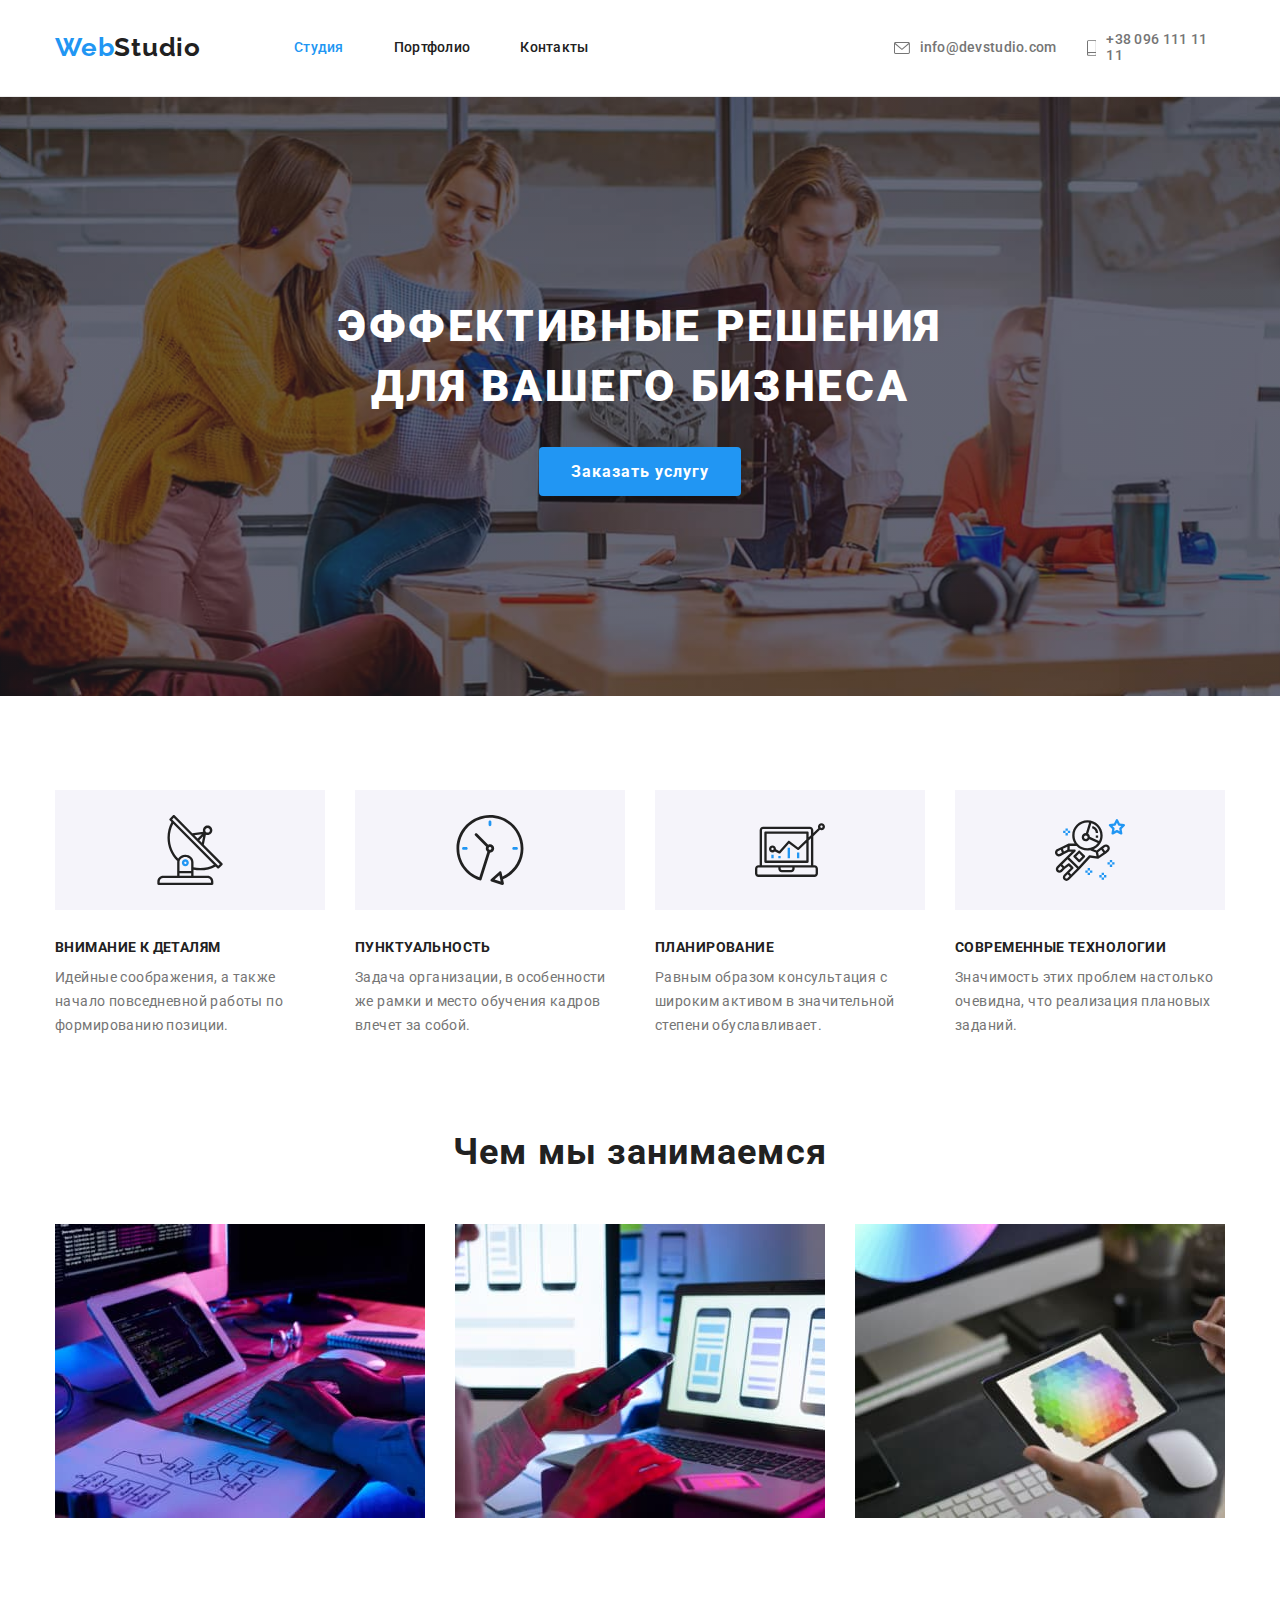
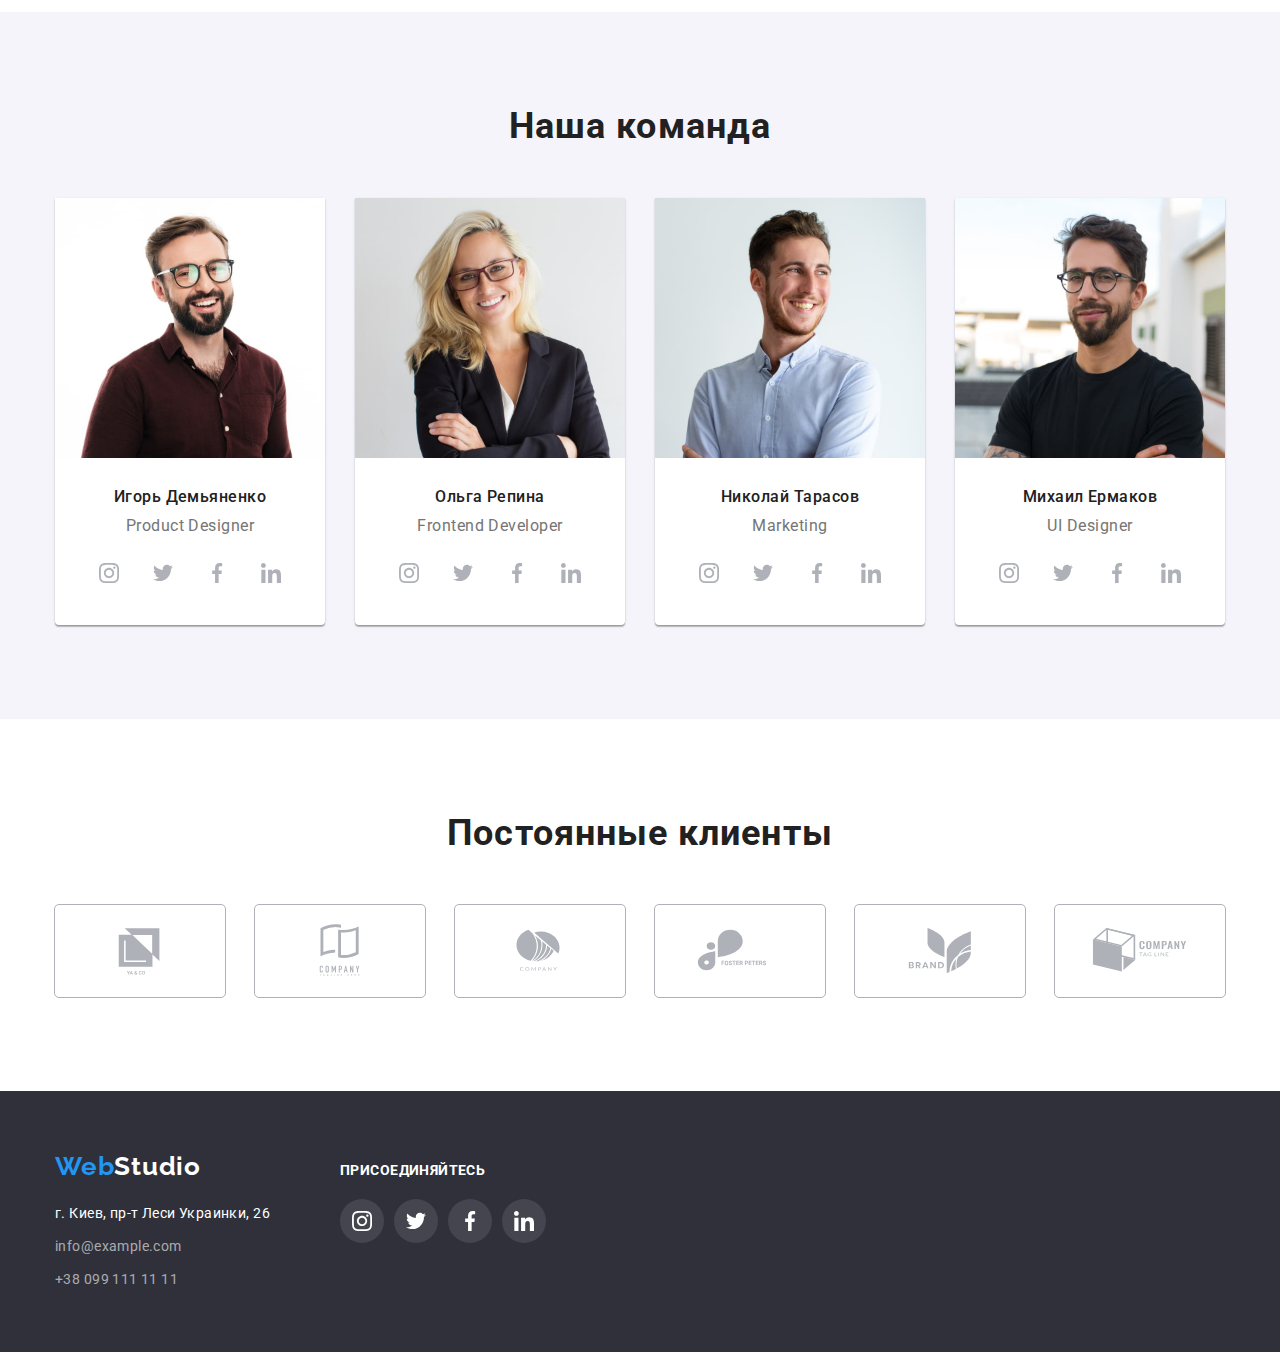
<file: index.html>
<!DOCTYPE html>
<html lang="ru">
<head>
    <meta charset="UTF-8">
    <meta http-equiv="X-UA-Compatible" content="IE=edge">
    <meta name="viewport" content="width=device-width, initial-scale=1.0">

    <link rel="preconnect" href="https://fonts.googleapis.com">
    <link rel="preconnect" href="https://fonts.gstatic.com" crossorigin>
    <link href="https://fonts.googleapis.com/css2?family=Raleway:wght@700&family=Roboto:wght@400;500;700;900&display=swap"
    rel="stylesheet">
    <link rel="stylesheet" href="https://cdnjs.cloudflare.com/ajax/libs/modern-normalize/1.1.0/modern-normalize.min.css">
    <link rel="stylesheet" href="./css/styles.css" />
    <title>Студия</title>
</head>
<body>
    <header>
        <div class="container navigation">
            <!-- Главная навигация -->
            <nav class="main-nav">
            <!-- Лого -->
                <a href="/" class="logo-header">Web<span class="logo-black">Studio</span></a>
                <!-- Навигация на другие страницы -->
                <ul class="site-nav list">
                    <li class="item"><a href="./index.html" class="link current">Студия</a></li>
                    <li class="item"><a href="./portfolio.html" class="link">Портфолио</a></li>
                    <li class="item"><a href="./contacts" class="link">Контакты</a></li>
                </ul>
            </nav>
            <ul class="contact list">
                    <!-- Ссылка на адрес электронной почты  -->
                <li class="item">
                    <a class="link" href="mailto:info@devstudio.com">
                            <svg class="mail-icon">
                                <use href="./images/icons-defs.svg#icon-envelope">
                                </use>
                            </svg>
                        info@devstudio.com
                    </a>
                </li>
                    <!-- Ссылка на телефонный номер -->
                <li class="item">
                    <a class="link" href="tel:+380961111111">
                        <svg class="phone-icon">
                            <use href="./images/icons-defs.svg#icon-phone">
                            </use>
                        </svg>
                        +38 096 111 11 11
                    </a>
                </li>
            </ul>
        </div>
    </header>
        <main>
            <!-- Кнопка в шапке -->
            <section class="hero">
                <div class="container">
                    <h1 class="hero-heading">Эффективные решения <br> для вашего бизнеса</h1>
                    <button class="hero-button" type="button"><span class="button-center">Заказать услугу</span></button>
                </div>
            </section>
            <!-- Особенности -->
            <section class="features section">
                <div class="container">
                <h2 class="title hide">Особенности</h2>
                <ul class="list">
                    <li class="feature-card icon-antenna">
                        <div class="thumb">
                            <svg class="feature-icon">
                                <use href="./images/icons-defs.svg#icon-antenna"></use>
                            </svg>
                        </div>
                        <h3 class="feature-title">Внимание к деталям</h3>
                        <p class="text">Идейные соображения, а также начало повседневной работы по формированию позиции.</p>
                    </li>
                    <li class="feature-card icon-clock">
                        <div class="thumb">
                            <svg class="feature-icon">
                                <use href="./images/icons-defs.svg#icon-clock"></use>
                            </svg>
                        </div>
                        <h3 class="feature-title">Пунктуальность</h3>
                        <p class="text">Задача организации, в особенности же рамки и место обучения кадров влечет за собой.</p>
                    </li>
                    <li class="feature-card icon-diagram">
                        <div class="thumb">
                            <svg class="feature-icon">
                                <use href="./images/icons-defs.svg#icon-diagram"></use>
                            </svg>
                        </div>
                        <h3 class="feature-title">Планирование</h3>
                        <p class="text">Равным образом консультация с широким активом в значительной степени обуславливает.</p>
                    </li>
                    <li class="feature-card icon-astronaut">
                        <div class="thumb">
                            <svg class="feature-icon">
                                <use href="./images/icons-defs.svg#icon-astronaut"></use>
                            </svg>
                        </div>
                        <h3 class="feature-title">Современные технологии</h3>
                        <p class="text">Значимость этих проблем настолько очевидна, что реализация плановых заданий.</p>
                    </li>
                </ul>
                </div>
            </section>
            <!-- Чем мы занимаемся -->
            <section class="work section">
                <div class="container">
                    <h2 class="title">Чем мы занимаемся</h2>
                    <ul class="list">
                        <li class="work-item"><img class="img-no-gap" src="images/img1.jpg" alt="Server code" width="370" /></li>
                        <li class="work-item"><img class="img-no-gap" src="images/img2.jpg" alt="Mobile App" width="370" /></li>
                        <li class="work-item"><img class="img-no-gap" src="images/img3.jpg" alt="Design" width="370" /></li>
                    </ul>
                </div>
            </section>
            <!-- Наша команда -->
            <section class="team section">
                <div class="container">
                <h2 class="title">Наша команда</h2>
                <ul class="list">
                    <li class="item-card">
                        <img class="img-no-gap" src="images/imgpd.jpg" alt="Product Designer" width="270" />
                        <div class="bottom-card">
                            <h3 class="member-title product-designer">Игорь Демьяненко</h3>
                            <p class="text">Product Designer</p>
                            <ul class="socials list">
                                <li class="social">
                                    <a href="" class="link icon-instgram">
                                        <svg class="social-icon">
                                            <use href="./images/icons-defs.svg#icon-instagram-2">
                                            </use>
                                        </svg>
                                    </a>
                                </li>
                                <li class="social">
                                    <a href="" class="link icon-twitter">
                                        <svg class="social-icon">
                                            <use href="./images/icons-defs.svg#icon-twitter-1">
                                            </use>
                                        </svg>
                                    </a>
                                </li>
                                <li class="social">
                                    <a href="" class="link icon-facebook">
                                        <svg class="social-icon">
                                            <use href="./images/icons-defs.svg#icon-facebook-1">
                                            </use>
                                        </svg>
                                    </a>
                                </li>
                                <li class="social">
                                    <a href="" class="link icon-linkedin">
                                        <svg class="social-icon">
                                            <use href="./images/icons-defs.svg#icon-linkedin-1">
                                            </use>
                                        </svg>
                                    </a>
                                </li>
                            </ul>
                        </div>
                    </li>
                    <li class="item-card">
                        <img class="img-no-gap" src="images/imgfd.jpg" alt="Frontend Developer" width="270" />
                        <div class="bottom-card">
                            <h3 class="member-title frontend-developer">Ольга Репина</h3>
                            <p class="text">Frontend Developer</p>
                            <ul class="socials list">
                                <li class="social">
                                    <a href="" class="link icon-instgram">
                                        <svg class="social-icon">
                                            <use href="./images/icons-defs.svg#icon-instagram-2">
                                            </use>
                                        </svg>
                                    </a>
                                </li>
                                <li class="social">
                                    <a href="" class="link icon-twitter">
                                        <svg class="social-icon">
                                            <use href="./images/icons-defs.svg#icon-twitter-1">
                                            </use>
                                        </svg>
                                    </a>
                                </li>
                                <li class="social">
                                    <a href="" class="link icon-facebook">
                                        <svg class="social-icon">
                                            <use href="./images/icons-defs.svg#icon-facebook-1">
                                            </use>
                                        </svg>
                                    </a>
                                </li>
                                <li class="social">
                                    <a href="" class="link icon-linkedin">
                                        <svg class="social-icon">
                                            <use href="./images/icons-defs.svg#icon-linkedin-1">
                                            </use>
                                        </svg>
                                    </a>
                                </li>
                            </ul>
                        </div>
                    </li>
                    <li class="item-card">
                        <img class="img-no-gap" src="images/imgmark.jpg" alt="Marketing" width="270" />
                        <div class="bottom-card">
                            <h3 class="member-title marketing">Николай Тарасов</h3>
                            <p class="text">Marketing</p>
                            <ul class="socials list">
                                <li class="social">
                                    <a href="" class="link icon-instgram">
                                        <svg class="social-icon">
                                            <use href="./images/icons-defs.svg#icon-instagram-2">
                                            </use>
                                        </svg>
                                    </a>
                                </li>
                                <li class="social">
                                    <a href="" class="link icon-twitter">
                                        <svg class="social-icon">
                                            <use href="./images/icons-defs.svg#icon-twitter-1">
                                            </use>
                                        </svg>
                                    </a>
                                </li>
                                <li class="social">
                                    <a href="" class="link icon-facebook">
                                        <svg class="social-icon">
                                            <use href="./images/icons-defs.svg#icon-facebook-1">
                                            </use>
                                        </svg>
                                    </a>
                                </li>
                                <li class="social">
                                    <a href="" class="link icon-linkedin">
                                        <svg class="social-icon">
                                            <use href="./images/icons-defs.svg#icon-linkedin-1">
                                            </use>
                                        </svg>
                                    </a>
                                </li>
                            </ul>
                        </div>
                    </li>
                    <li class="item-card">
                        <img class="img-no-gap" src="images/imguid.jpg" alt="UI Designer" width="270" />
                        <div class="bottom-card">
                            <h3 class="member-title designer">Михаил Ермаков</h3>
                            <p class="text">UI Designer</p>
                            <ul class="socials list">
                                <li class="social">
                                    <a href="" class="link icon-instgram">
                                        <svg class="social-icon">
                                            <use href="./images/icons-defs.svg#icon-instagram-2">
                                            </use>
                                        </svg>
                                    </a>
                                </li>
                                <li class="social">
                                    <a href="" class="link icon-twitter">
                                        <svg class="social-icon">
                                            <use href="./images/icons-defs.svg#icon-twitter-1">
                                            </use>
                                        </svg>
                                    </a>
                                </li>
                                <li class="social">
                                    <a href="" class="link icon-facebook">
                                        <svg class="social-icon">
                                            <use href="./images/icons-defs.svg#icon-facebook-1">
                                            </use>
                                        </svg>
                                    </a>
                                </li>
                                <li class="social">
                                    <a href="" class="link icon-linkedin">
                                        <svg class="social-icon">
                                            <use href="./images/icons-defs.svg#icon-linkedin-1">
                                            </use>
                                        </svg>
                                    </a>
                                </li>
                            </ul>
                        </div>
                    </li>
                </ul>
                </div>
            </section>
            <section class="clients section">
                <div class="container">
                <h2 class="title">Постоянные клиенты</h2>
                    <ul class="list">
                        <li class="client">
                            <a href="" class="link">
                                <div class="client thumb client-thumb">
                                    <svg class="client-icon">
                                        <use href="./images/icons-defs.svg#icon-yaco">
                                        </use>
                                    </svg>
                                </div>
                            </a>
                        </li>
                        <li class="client">
                            <a href="" class="link">
                                <div class="client thumb client-thumb">
                                    <svg class="client-icon">
                                        <use href="./images/icons-defs.svg#icon-tagline">
                                        </use>
                                    </svg>
                                </div>
                            </a>
                        </li>
                        <li class="client">
                            <a href="" class="link">
                                <div class="client thumb client-thumb">
                                    <svg class="client-icon">
                                        <use href="./images/icons-defs.svg#icon-company">
                                        </use>
                                    </svg>
                                </div>
                            </a>
                        </li>
                        <li class="client">
                            <a href="" class="link">
                                <div class="client thumb client-thumb">
                                    <svg class="client-icon">
                                        <use href="./images/icons-defs.svg#icon-foster">
                                        </use>
                                    </svg>
                                </div>
                            </a>
                        </li>
                        <li class="client">
                            <a href="" class="link">
                                <div class="client thumb client-thumb">
                                    <svg class="client-icon">
                                        <use href="./images/icons-defs.svg#icon-brand">
                                        </use>
                                    </svg>
                                </div>
                            </a>
                        </li>
                        <li class="client">
                            <a href="" class="link">
                                <div class="client thumb client-thumb">
                                    <svg class="client-icon">
                                        <use href="./images/icons-defs.svg#icon-compbox">
                                        </use>
                                    </svg>
                                </div>
                            </a>
                        </li>
                    </ul>
                </div>
            </section>
        </main>
        <footer class="footer">
            <div class="container">
                <div class="wraper">
                    <!-- Лого -->
                    <a href="/" class="logo-footer">Web<span class="logo-white">Studio</span></a>
                    <address>
                        <ul class="address list">
                            <!-- Ссылка на на карту с указанным адресом -->
                            <li class="item"><a class="map" href="https://goo.gl/maps/9BJSukgXdeU1Tu847" target="_blank" rel="noopener">г. Киев, пр-т Леси Украинки, 26</a></li>
                            <!-- Ссылка на адрес электронной почты  -->
                            <li class="item"><a class="link" href="mailto:info@example.com">info@example.com</a></li>
                            <!-- Ссылка на телефонный номер -->
                            <li class="item"><a class="link" href="tel:+380991111111">+38 099 111 11 11</a></li>
                        </ul>
                    </address>
                </div>
                    <div class="join">
                        <p class="join-heading">присоединяйтесь</p>
                        <ul class="socials list">
                            <li class="social">
                                <a href="" class="link icon-instgram">
                                    <svg class="social-icon">
                                        <use href="./images/icons-defs.svg#icon-instagram-2">
                                        </use>
                                    </svg>
                                </a>
                            </li>
                            <li class="social">
                                <a href="" class="link icon-twitter">
                                    <svg class="social-icon">
                                        <use href="./images/icons-defs.svg#icon-twitter-1">
                                        </use>
                                    </svg>
                                </a>
                            </li>
                            <li class="social">
                                <a href="" class="link icon-facebook">
                                    <svg class="social-icon">
                                        <use href="./images/icons-defs.svg#icon-facebook-1">
                                        </use>
                                    </svg>
                                </a>
                            </li>
                            <li class="social">
                                <a href="" class="link icon-linkedin">
                                    <svg class="social-icon">
                                        <use href="./images/icons-defs.svg#icon-linkedin-1">
                                        </use>
                                    </svg>
                                </a>
                            </li>
                        </ul>
                    </div>
            </div>
        </footer>
</body>
</html>
</file>
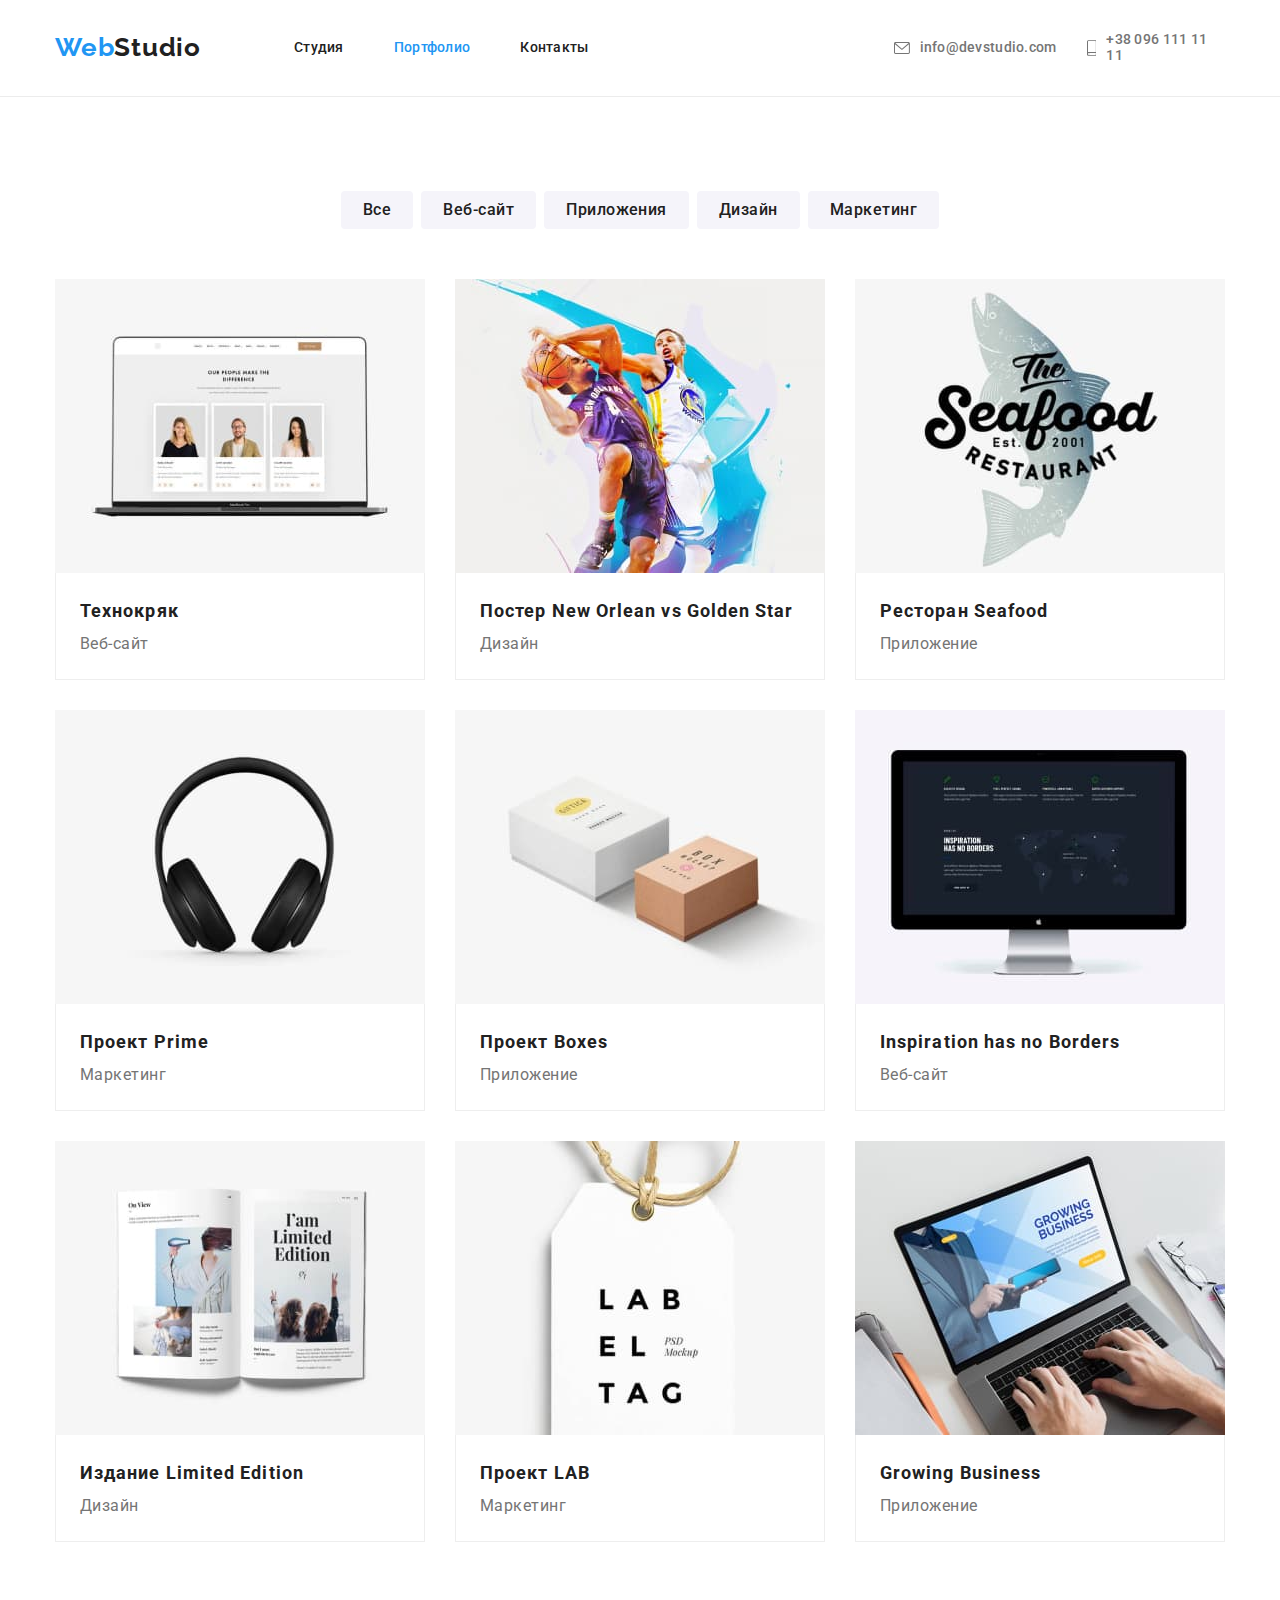
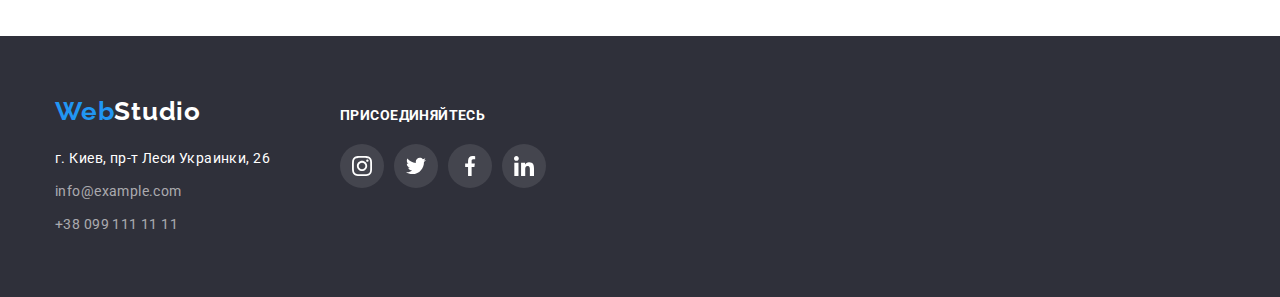
<file: portfolio.html>
<!DOCTYPE html>
<html lang="ru">

<head>
    <meta charset="UTF-8">
    <meta http-equiv="X-UA-Compatible" content="IE=edge">
    <meta name="viewport" content="width=device-width, initial-scale=1.0">

    <link rel="preconnect" href="https://fonts.googleapis.com">
    <link rel="preconnect" href="https://fonts.gstatic.com" crossorigin>
    <link href="https://fonts.googleapis.com/css2?family=Raleway:wght@700&family=Roboto:wght@400;500;700;900&display=swap"
    rel="stylesheet">
    <link rel="stylesheet" href="https://cdnjs.cloudflare.com/ajax/libs/modern-normalize/1.1.0/modern-normalize.min.css">
    <link rel="stylesheet" href="./css/styles.css" />
    <title>Портфолио</title>
</head>

<body>
    <header>
        <div class="container navigation">
            <!-- Главная навигация -->
            <nav class="main-nav">
                <!-- Лого -->
                <a href="/" class="logo-header">Web<span class="logo-black">Studio</span></a>
                <!-- Навигация на другие страницы -->
                <ul class="site-nav list">
                    <li class="item"><a href="./index.html" class="link">Студия</a></li>
                    <li class="item"><a href="./portfolio.html" class="link current">Портфолио</a></li>
                    <li class="item"><a href="./contacts" class="link">Контакты</a></li>
                </ul>
            </nav>
            <ul class="contact list">
                <!-- Ссылка на адрес электронной почты  -->
                <li class="item">
                    <a class="link" href="mailto:info@devstudio.com">
                        <svg class="mail-icon">
                            <use href="./images/icons-defs.svg#icon-envelope">
                            </use>
                        </svg>
                        info@devstudio.com
                    </a>
                </li>
                <!-- Ссылка на телефонный номер -->
                <li class="item">
                    <a class="link" href="tel:+380961111111">
                        <svg class="phone-icon">
                            <use href="./images/icons-defs.svg#icon-phone">
                            </use>
                        </svg>
                        +38 096 111 11 11
                    </a>
                </li>
            </ul>
        </div>
    </header>   
    <main>
        <section>
        <div class="container section">
        <h1 class="portfolio-title hide">Портфолио</h1>
            <ul class="buttons list">
                <li class="item"><button class="button all" type="button">Все</button></li>
                <li class="item"><button class="button site" type="button">Веб-сайт</button></li>
                <li class="item"><button class="button app" type="button">Приложения</button></li>
                <li class="item"><button class="button design" type="button">Дизайн</button></li>
                <li class="item"><button class="button marketing" type="button">Маркетинг</button></li>
            </ul>    
            
            <ul class="project-cards list">
                <li class="project-item">
                    <a href="">
                        <img class="img-no-gap" src="./images/imgtechkrya.jpg" alt="Технокряк" width="370" />
                        <div class="btm-border">
                            <h2 class="title">Технокряк</h2>
                            <p>Веб-сайт</p>
                        </div>
                    </a>
                </li>
                <li class="project-item">
                    <a href="">
                        <img class="img-no-gap" src="./images/imgbb.jpg" alt="Постер New Orlean vs Golden Star" width="370" />
                        <div class="btm-border">
                            <h2 class="title">Постер New Orlean vs Golden Star</h2>
                            <p>Дизайн</p>
                        </div>
                    </a>
                </li>
                <li class="project-item">
                    <a href="">
                        <img class="img-no-gap" src="./images/imgseafood.jpg" alt="" width="370" />
                        <div class="btm-border">
                            <h2 class="title">Ресторан Seafood</h2>
                            <p>Приложение</p>
                        </div>
                    </a>
                </li>
                <li class="project-item">
                    <a href="">
                        <img class="img-no-gap" src="./images/imgprime.jpg" alt="Проект Prime" width="370" />
                        <div class="btm-border">
                            <h2 class="title">Проект Prime</h2>
                            <p>Маркетинг</p>
                        </div>
                    </a>
                </li>
                <li class="project-item">
                    <a href="">
                        <img class="img-no-gap" src="./images/imgboxes.jpg" alt="Проект Boxes" width="370" />
                        <div class="btm-border">
                            <h2 class="title">Проект Boxes</h2>
                            <p>Приложение</p>
                        </div>
                    </a>
                </li>
                <li class="project-item">
                    <a href="">
                        <img class="img-no-gap" src="./images/imginsp.jpg" alt="Inspiration has no Borders" width="370" />
                        <div class="btm-border">
                            <h2 class="title">Inspiration has no Borders</h2>
                            <p>Веб-сайт</p>
                        </div>
                    </a>
                </li>
                <li class="project-item">
                    <a href="">
                        <img class="img-no-gap" src="./images/imglimedi.jpg" alt="Издание Limited Edition" width="370" />
                        <div class="btm-border">
                            <h2 class="title">Издание Limited Edition</h2>
                            <p>Дизайн</p>
                        </div>
                    </a>
                </li>
                <li class="project-item">
                    <a href="">
                        <img class="img-no-gap" src="./images/imglab.jpg" alt="Проект LAB" width="370" />
                        <div class="btm-border">
                            <h2 class="title">Проект LAB</h2>
                            <p>Маркетинг</p>
                        </div>
                    </a>
                </li>
                <li class="project-item">
                    <a href="">
                        <img class="img-no-gap" src="./images/imggrowbus.jpg" alt="Growing Business" width="370" />
                        <div class="btm-border">
                            <h2 class="title">Growing Business</h2>
                            <p>Приложение</p>
                        </div>
                    </a>
                </li>
            </ul>
        </div>
        </section>
    </main>
        <footer class="footer">
            <div class="container">
                <div class="wraper">
                    <!-- Лого -->
                    <a href="/" class="logo-footer">Web<span class="logo-white">Studio</span></a>
                    <address>
                        <ul class="address list">
                            <!-- Ссылка на на карту с указанным адресом -->
                            <li class="item"><a class="map" href="https://goo.gl/maps/9BJSukgXdeU1Tu847" target="_blank"
                                    rel="noopener">г. Киев, пр-т Леси Украинки, 26</a></li>
                            <!-- Ссылка на адрес электронной почты  -->
                            <li class="item"><a class="link" href="mailto:info@example.com">info@example.com</a></li>
                            <!-- Ссылка на телефонный номер -->
                            <li class="item"><a class="link" href="tel:+380991111111">+38 099 111 11 11</a></li>
                        </ul>
                    </address>
                </div>
                <div class="join">
                    <p class="join-heading">присоединяйтесь</p>
                        <ul class="socials list">
                            <li class="social">
                                <a href="" class="link icon-instgram">
                                    <svg class="social-icon">
                                        <use href="./images/icons-defs.svg#icon-instagram-2">
                                        </use>
                                    </svg>
                                </a>
                            </li>
                            <li class="social">
                                <a href="" class="link icon-twitter">
                                    <svg class="social-icon">
                                        <use href="./images/icons-defs.svg#icon-twitter-1">
                                        </use>
                                    </svg>
                                </a>
                            </li>
                            <li class="social">
                                <a href="" class="link icon-facebook">
                                    <svg class="social-icon">
                                        <use href="./images/icons-defs.svg#icon-facebook-1">
                                        </use>
                                    </svg>
                                </a>
                            </li>
                            <li class="social">
                                <a href="" class="link icon-linkedin">
                                    <svg class="social-icon">
                                        <use href="./images/icons-defs.svg#icon-linkedin-1">
                                        </use>
                                    </svg>
                                </a>
                            </li>
                        </ul>
                </div>
            </div>
        </footer>
</body>
</file>
<file: css/styles.css>
*,
*::before,
*::after {
  box-sizing: border-box;
}

:root {
  --primary-text-color: #757575;
  --secondary-text-color: #212121;
  --white-color: #ffffff;
  --accent-color: #2196f3;
  --main-background-color: #ffffff;
  --secondary-background-color: #f5f4fa;
  --footer-color: #2f303a;
  --icon-primary-color: #afb1b8;
}

header {
  border-bottom: 1px solid #ececec;
  background: var(--white-color);
}

body {
  background-color: var(--main-background-color);
  color: var(--primary-text-color);

  font-family: Roboto, sans-serif;
  font-size: 14px;
  letter-spacing: 0.03em;
}

footer {
  background: var(--footer-color);
}

address {
  font-style: normal;

  line-height: 1.71;
  margin-top: 20px;
}

.wraper {
}

ul {
  padding-inline-start: 0px;
  margin-block-start: 1em;
  margin-block-end: 1em;
}

h1,
h2,
h3,
h4,
h5,
h6,
p {
  margin-block-start: 0;
  margin-block-end: 0;
}

.img-no-gap {
  display: block;
}

.vector {
  display: block;
}

.container {
  width: 1200px;
  padding: 0 15px;
  margin: 0 auto;
}

.footer .container {
  display: flex;
  align-items: baseline;
  padding-top: 60px;
  padding-bottom: 60px;
}

.section {
  padding-top: 94px;
  padding-bottom: 94px;
}

.container .section {
  padding-top: 0px;
  padding-bottom: 94px;
}

.hide {
  position: absolute;
  width: 1px;
  height: 1px;
  margin: -1px;
  border: 0;
  padding: 0;
  white-space: nowrap;
  clip-path: inset(100%);
  clip: rect(0 0 0 0);
  overflow: hidden;
}

/* Logo */

.logo-header {
  font-family: "Raleway";
  font-weight: 700;
  font-size: 26px;
  line-height: 1.19;

  letter-spacing: 0.03em;

  color: var(--accent-color);

  text-decoration: none;
}

.logo-black {
  font-family: "Raleway";

  font-weight: 700;
  font-size: 26px;
  line-height: 1.19;
  color: var(--secondary-text-color);

  letter-spacing: 0.03em;

  text-decoration: none;
}

.logo-white {
  font-family: "Raleway";
  font-weight: 700;
  font-size: 26px;
  line-height: 1.19;

  color: var(--white-color);
  text-decoration: none;
}

.logo-footer {
  font-family: "Raleway";
  font-weight: 700;
  font-size: 26px;
  line-height: 1.19;

  letter-spacing: 0.03em;

  color: var(--accent-color);
  text-decoration: none;
}

/* List */

.list {
  list-style: none;
  padding: 0;
  margin: 0;
}

/* Site nav */

.main-nav {
  display: flex;
  align-items: center;
}

.site-nav {
  display: flex;
  margin-left: 93px;
  padding-top: 32px;
  padding-bottom: 32px;

  font-weight: 500;
  font-size: 14px;
  line-height: 1.14;
  letter-spacing: 0.02em;
}

.navigation {
  display: flex;
}

.site-nav .item + .item {
  margin-left: 50px;
}

.contact {
  display: flex;
  align-items: center;
  margin-left: 305px;

  font-weight: 500;
  font-size: 14px;
  line-height: 1.14;
  letter-spacing: 0.02em;
}

.contact .item + .item {
  margin-left: 30px;
}

/* .contact-link:hover,
.contact-link:focus {
  color: var(--accent-color);
  fill: var(--accent-color);
} */

.site-nav .link {
  padding: 32px 0;
  text-decoration: none;
  color: var(--secondary-text-color);
}
.site-nav .link:hover,
.site-nav .link:focus {
  color: var(--accent-color);
}
.site-nav .link.current {
  color: var(--accent-color);
}
.contact .link {
  align-items: center;
  display: flex;
  padding: 32px 0;
  text-decoration: none;
  color: var(--primary-text-color);
}
.contact .link:hover,
.contact .link:focus {
  color: var(--accent-color);
}

.contact .link:hover .mail-icon {
  fill: var(--accent-color);
}
.contact .link:focus .mail-icon {
  fill: var(--accent-color);
}

.contact .link:hover .phone-icon {
  fill: var(--accent-color);
}
.contact .link:focus .phone-icon {
  fill: var(--accent-color);
}
/* Hero */

.hero {
  background-color: var(--footer-color);

  text-align: center;
  max-width: 2000px;
  margin-left: auto;
  margin-right: auto;

  background-image: linear-gradient(
      to right,
      rgba(47, 48, 58, 0.4),
      rgba(47, 48, 58, 0.4)
    ),
    url(../images/hero_background.jpg);
  background-repeat: no-repeat;
  background-position: center;
  background-size: cover;

  padding-top: 200px;
  padding-bottom: 200px;
}

.hero-heading {
  display: block;

  font-weight: 900;
  font-size: 44px;
  line-height: 1.36;
  text-align: center;
  letter-spacing: 0.06em;
  text-transform: uppercase;

  color: var(--white-color);
}

.hero-button {
  background-color: var(--accent-color);
  color: var(--white-color);
  cursor: pointer;

  box-shadow: 0px 4px 4px rgba(0, 0, 0, 0.15);
  border-radius: 4px;
  border: none;

  letter-spacing: 0.06em;

  padding: 10px 32px;
  margin-top: 30px;
}

.button-center {
  /* Заказать услугу */

  font-weight: 700;
  font-size: 16px;
  line-height: 1.87;

  letter-spacing: 0.06em;
}

/* Features */

.features .list {
  display: flex;
  flex-wrap: wrap;
}

.feature-card {
  width: 270px;
  margin-right: 30px;
}

.feature-card:nth-child(4n) {
  margin-right: 0px;
}

.features .title {
  color: var(--secondary-text-color);

  font-size: 36px;
  line-height: 1.16;

  letter-spacing: 0.03em;
}

.feature-title {
  font-weight: 700;
  font-size: 14px;
  line-height: 1.14;
  letter-spacing: 0.03em;
  text-transform: uppercase;

  color: var(--secondary-text-color);

  margin-bottom: 10px;
}

.features .text {
  font-weight: 400;
  font-size: 14px;
  line-height: 1.71;

  letter-spacing: 0.03em;
}

/* Work */

.work {
  padding-top: 0px;
}

.thumb {
  background: var(--secondary-background-color);
  display: flex;
  align-items: center;
  justify-content: center;
  height: 120px;
  margin-bottom: 30px;
}

.feature-icon {
  width: 70px;
  height: 70px;
  color: var(--white-color);
  fill: var(--icon-primary-color);
}

.project-item {
  width: 370px;

  margin-top: 30px;
  margin-right: 30px;
}
.project-item:nth-child(3n) {
  margin-right: 0px;
}

.project-cards {
  margin-top: -30px;
  margin-right: -30px;
  display: flex;
  flex-wrap: wrap;
}

.btm-border {
  border-bottom: 1px solid #eeeeee;
  border-left: 1px solid #eeeeee;
  border-right: 1px solid #eeeeee;

  padding: 20px 24px;
}

.work-item {
  display: flex;
  flex-wrap: wrap;
  width: 370px;
  margin-right: 30px;
}

.work .title {
  font-size: 36px;
  line-height: 1.16;
  letter-spacing: 0.03em;
  text-align: center;

  color: var(--secondary-text-color);
}

.work .list {
  display: flex;
  flex-wrap: wrap;
  margin-top: 50px;
}

.list.item::nth-child(3n) {
  margin-right: 0px;
}

.work-item:nth-child(3n) {
  margin-right: 0px;
}

/* Team */

.team {
  background-color: var(--secondary-background-color);
}

.item-card {
  width: 270px;
  background: #ffffff;
  box-shadow: 0px 1px 3px rgb(0 0 0 / 12%), 0px 1px 1px rgb(0 0 0 / 14%),
    0px 2px 1px rgb(0 0 0 / 20%);
  border-radius: 0px 0px 4px 4px;
}

.team .title {
  font-size: 36px;
  line-height: 1.16;
  text-align: center;
  letter-spacing: 0.03em;

  color: var(--secondary-text-color);
}

.team .list {
  margin-top: 50px;
  display: flex;
}

.member-title {
  top: 1925px;

  font-weight: 500;
  font-size: 16px;
  line-height: 1.18;

  text-align: center;
  letter-spacing: 0.03em;

  color: var(--secondary-text-color);
}

.team .text {
  margin-top: 10px;
  font-size: 16px;
  line-height: 1.18;

  text-align: center;
  letter-spacing: 0.03em;
}

.list .item-card {
  margin-right: 30px;
}

.list .item-card:nth-child(4n) {
  margin-right: 0px;
}

.bottom-card {
  padding: 30px 0px;
}

/* ДЗ на проверке */

.item-card .social {
  margin-right: 10px;
}

.item-card .social:nth-child(4n) {
  margin-right: 0px;
}

.socials {
  align-items: center;
  justify-content: center;
  padding: 0;
  margin-top: 16px;
}

.socials.list {
  margin-top: 16px;
}

/* button */

/* button-icon */
.social-icon {
  padding: 12px;
  width: 44px;
  height: 44px;
  color: var(--white-color);
  fill: var(--icon-primary-color);
}

.social .link {
  border-radius: 50%;
  background: rgba(255, 255, 255, 0.1);

  display: flex;
}

.team-link {
  color: tomato;
  background-color: var(--accent-color);
}

.social .link:hover,
.social .link:focus {
  background: var(--accent-color);
}

.social .link:hover .social-icon {
  fill: var(--white-color);
}
.social .link:focus .social-icon {
  fill: var(--white-color);
}

.mail-icon {
  margin-right: 10px;
  width: 16px;
  height: 12px;
  color: var(--white-color);
  fill: var(--primary-text-color);
}

.phone-icon {
  margin-right: 10px;
  width: 10px;
  height: 16px;
  color: var(--white-color);
  fill: var(--primary-text-color);
}

/* Эта часть на проверке */

/* Button */

.buttons {
  margin-bottom: 50px;

  display: flex;
  justify-content: center;
}

.buttons .item + .item {
  margin-left: 8px;
}

.button {
  cursor: pointer;
  background-color: var(--secondary-background-color);
  color: var(--secondary-text-color);
  border-radius: 4px;

  text-align: center;

  font-family: "Roboto";
  font-weight: 500;
  font-size: 16px;
  line-height: 1.62;
  letter-spacing: 0.03em;
  border: none;

  padding: 6px 22px;
}
.button:hover {
  background-color: var(--accent-color);
  color: var(--secondary-background-color);
}
.button:focus {
  background-color: var(--accent-color);
  color: var(--secondary-background-color);
}

.button.marketing:hover,
.button.marketing:focus,
.button.design:hover,
.button.design:focus,
.button.app:hover,
.button.app:focus,
.button.site:hover,
.button.site:focus,
.button.all:hover,
.button.all:focus {
  box-shadow: 0px 3px 1px rgba(0, 0, 0, 0.1), 0px 1px 2px rgba(0, 0, 0, 0.08),
    0px 2px 2px rgba(0, 0, 0, 0.12);
}

.filters .button {
  font-family: "Roboto";

  font-weight: 500;
  font-size: 16px;
  line-height: 1.62;

  text-align: center;
  letter-spacing: 0.03em;
  border: none;
}

/* Projects */

.title {
  font-family: "Roboto";
  font-style: normal;
  font-weight: 700;
  font-size: 18px;
  line-height: 2;

  letter-spacing: 0.06em;

  color: var(--secondary-text-color);
}

.features .title,
.projects-title,
.filters .title {
  visibility: hidden;
}

p {
  line-height: 30px;
  font-size: 16px;
  letter-spacing: 0.03em;
}

/* Clients */

.clients .title {
  font-size: 36px;
  line-height: 1.16;
  text-align: center;
  letter-spacing: 0.03em;

  color: var(--secondary-text-color);
}

.clients .list {
  margin-top: 50px;
  display: flex;
}

.clients li {
  margin-right: 30px;

  position: relative;
  width: 170px;
  height: 92px;
  margin-right: 30px;
}

.clients li:nth-child(6n) {
  margin-right: 0px;
}

.clients svg {
  border-radius: 4px;
}

.client-thumb {
  outline: 1px solid var(--icon-primary-color);
  border-radius: 4px;

  background-color: var(--white-color);
  position: absolute;
  height: 100%;
  width: 100%;
  margin-bottom: 0px;
}

.client .link:hover .client-thumb {
  fill: var(--accent-color);
  outline-color: var(--accent-color);
}

.client .link:focus .client-thumb {
  fill: var(--accent-color);
  outline-color: var(--accent-color);
}

.client-icon {
  width: 106px;
  height: 60px;
  color: var(--accent-color);
  fill: var(--icon-primary-color);
}

.client .link:hover .client-icon {
  fill: var(--accent-color);
  outline-color: var(--accent-color);
}
.client .link:focus .client-icon {
  fill: var(--accent-color);
  outline-color: var(--accent-color);
}

/* Footer */

.address .item + .item {
  margin-top: 9px;
}

/* Links */
.map {
  color: var(--white-color);
  text-decoration: none;
}
.address .map:hover,
.address .map:focus {
  color: var(--accent-color);
}

.address .link {
  text-decoration: none;
  color: rgba(255, 255, 255, 0.6);
}
.address .link:hover,
.address .link:focus {
  color: var(--accent-color);
}

.join {
  margin-left: 70px;
}

.join .list {
  display: flex;
}

.join-heading {
  font-weight: 700;
  font-size: 14px;
  line-height: 1.14;
  text-transform: uppercase;
  color: var(--white-color);
}

.join .socials {
  margin-top: 20px;
}

.join .social {
  margin-right: 10px;
}

.join .social:nth-child(4n) {
  margin-right: 0px;
}

.project-cards a {
  display: block;
  text-decoration: none;
  color: var(--primary-text-color);
}

.project-cards a:hover {
  box-shadow: 0px 1px 1px rgba(0, 0, 0, 0.12), 0px 4px 4px rgba(0, 0, 0, 0.06),
    1px 4px 6px rgba(0, 0, 0, 0.16);
}
.project-cards a:focus {
  box-shadow: 0px 1px 1px rgba(0, 0, 0, 0.12), 0px 4px 4px rgba(0, 0, 0, 0.06),
    1px 4px 6px rgba(0, 0, 0, 0.16);
}

footer .social-icon {
  fill: var(--white-color);
}

/* Icons sprite */

.icon {
  display: inline-block;
  width: 1em;
  height: 1em;
  stroke-width: 0;
  stroke: currentColor;
  fill: currentColor;
}
</file>
